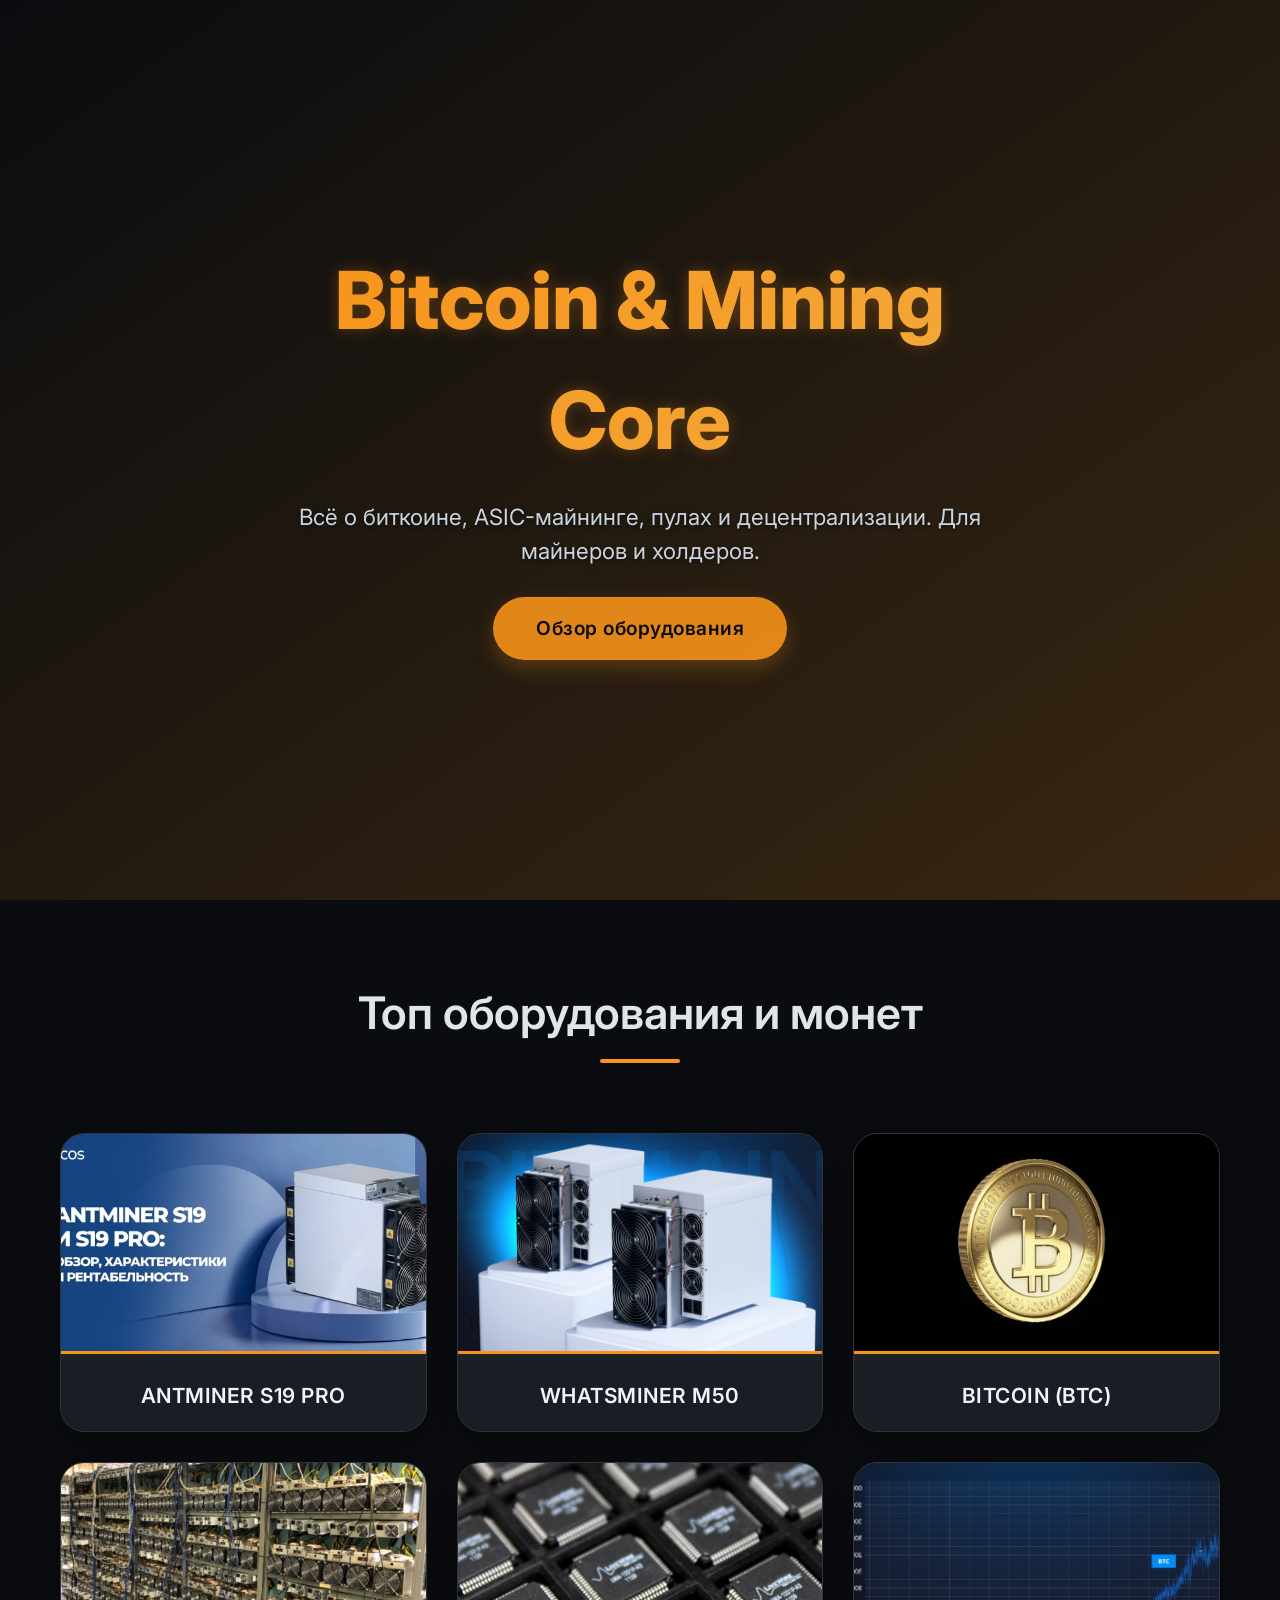
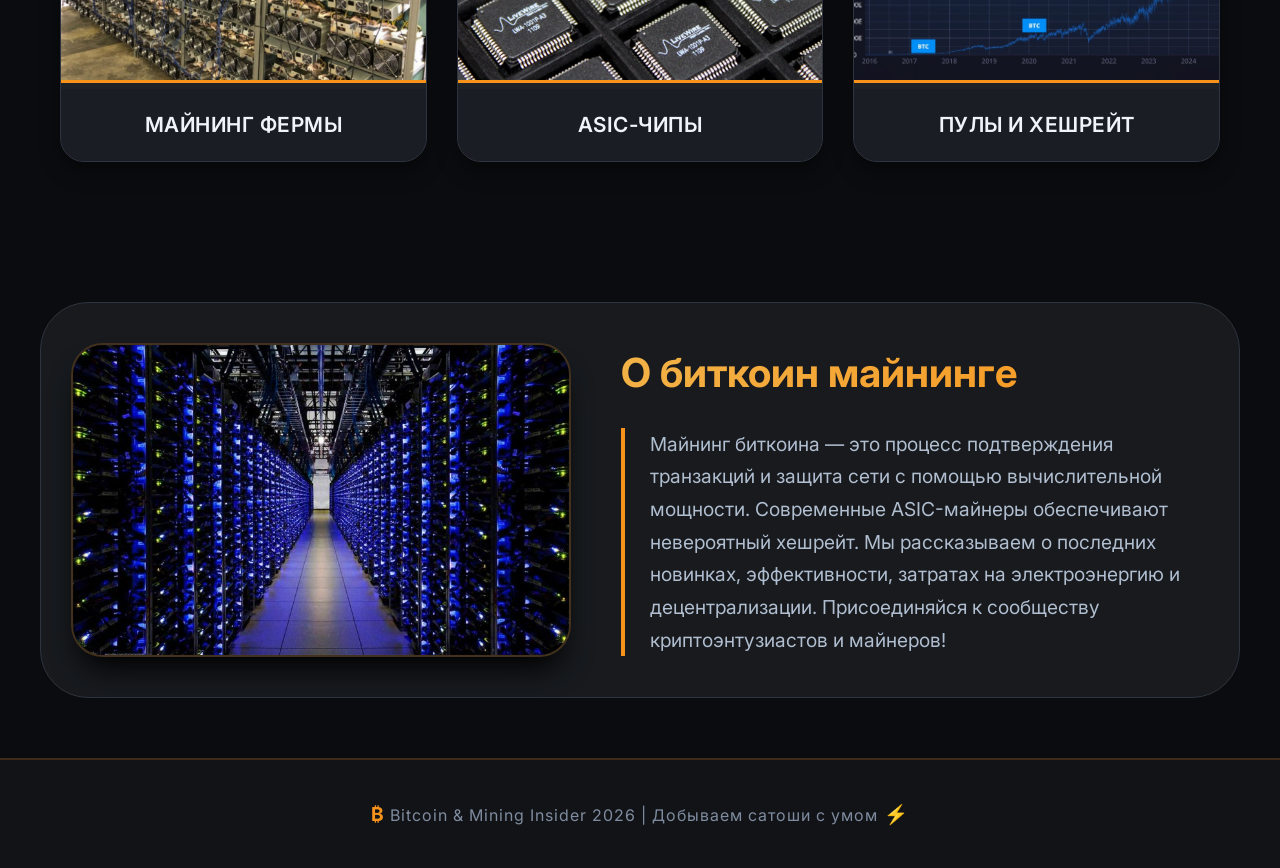
<file: index.html>
<!DOCTYPE html>
<html lang="ru">
<head>
    <meta charset="UTF-8">
    <meta name="viewport" content="width=device-width, initial-scale=1.0">
    <title>Bitcoin & Mining Insider</title>
    <link rel="preconnect" href="https://fonts.googleapis.com">
    <link rel="preconnect" href="https://fonts.gstatic.com" crossorigin>
    <link href="https://fonts.googleapis.com/css2?family=Inter:ital,opsz,wght@0,14..32,100..900;1,14..32,100..900&display=swap" rel="stylesheet">
    <!-- Встроенные стили (адаптированы под тему биткоина) -->
    <style>
        * {
            margin: 0;
            padding: 0;
            box-sizing: border-box;
        }

        body {
            font-family: 'Inter', sans-serif;
            background-color: #0a0c0f;  /* тёмный, почти чёрный фон */
            color: #e0e5ec;
            line-height: 1.5;
        }

        /* Hero секция – биткоин-майнинг атмосфера */
        .hero {
            background: url('https://images.unsplash.com/photo-1621501030230-73c7abe8f1e8?q=80&w=2070&auto=format&fit=crop') center/cover no-repeat;
            min-height: 100vh;
            display: flex;
            align-items: center;
            justify-content: center;
            text-align: center;
            position: relative;
            isolation: isolate;
        }

        .hero::before {
            content: "";
            position: absolute;
            inset: 0;
            background: linear-gradient(145deg, rgba(10, 12, 15, 0.85) 0%, rgba(247, 147, 26, 0.2) 100%);
            z-index: -1;
        }

        .hero-content {
            max-width: 800px;
            padding: 0 20px;
            position: relative;
            z-index: 2;
        }

        .hero h1 {
            font-size: clamp(2.5rem, 8vw, 5rem);
            font-weight: 800;
            background: linear-gradient(135deg, #f7931a, #f2b348);
            -webkit-background-clip: text;
            -webkit-text-fill-color: transparent;
            background-clip: text;
            text-shadow: 0 0 15px rgba(247, 147, 26, 0.3);
            margin-bottom: 20px;
        }

        .hero p {
            font-size: clamp(1rem, 3vw, 1.4rem);
            color: #cbd5e1;
            margin: 20px 0 30px;
            text-shadow: 0 2px 4px rgba(0,0,0,0.5);
        }

        .hero-btn {
            display: inline-block;
            background: rgba(247, 147, 26, 0.9);
            backdrop-filter: blur(4px);
            padding: 16px 42px;
            border-radius: 40px;
            font-weight: 600;
            font-size: 1.2rem;
            color: #0a0c0f;
            text-decoration: none;
            letter-spacing: 0.5px;
            border: 1px solid rgba(247, 147, 26, 0.3);
            box-shadow: 0 8px 20px rgba(247, 147, 26, 0.25);
            transition: all 0.3s ease;
        }

        .hero-btn:hover {
            background: #f7931a;
            transform: translateY(-3px);
            box-shadow: 0 16px 30px rgba(247, 147, 26, 0.4);
            border-color: #f7b731;
        }

        /* Секция популярное оборудование / монеты */
        .hardware {
            padding: 80px 20px;
            max-width: 1200px;
            margin: 0 auto;
            text-align: center;
        }

        .hardware h2 {
            font-size: 2.8rem;
            font-weight: 600;
            margin-bottom: 20px;
            position: relative;
            display: inline-block;
        }

        .hardware h2::after {
            content: '';
            display: block;
            width: 80px;
            height: 4px;
            background: #f7931a;
            margin: 12px auto 0;
            border-radius: 4px;
        }

        .hardware-grid {
            display: grid;
            grid-template-columns: repeat(auto-fit, minmax(280px, 1fr));
            gap: 30px;
            margin-top: 50px;
        }

        .hardware-card {
            background: #1e2126;
            border-radius: 24px;
            overflow: hidden;
            border: 1px solid #2f3540;
            transition: transform 0.3s, border-color 0.3s, box-shadow 0.3s;
            box-shadow: 0 10px 20px rgba(0,0,0,0.4);
        }

        .hardware-card:hover {
            transform: translateY(-8px) scale(1.02);
            border-color: #f7931a;
            box-shadow: 0 20px 30px rgba(247, 147, 26, 0.15);
        }

        .hardware-card img {
            width: 100%;
            height: 220px;
            object-fit: cover;
            border-bottom: 3px solid #f7931a;
            transition: filter 0.4s;
        }

        .hardware-card:hover img {
            filter: brightness(1.1) contrast(1.1);
        }

        .hardware-card p {
            padding: 20px 15px;
            font-weight: 600;
            font-size: 1.3rem;
            color: #f0f4fa;
            background: #1a1d23;
            text-transform: uppercase;
            letter-spacing: 0.5px;
        }

        /* Секция "О биткоин майнинге" (аналог about) */
        .mining-about {
            display: flex;
            flex-wrap: wrap;
            gap: 50px;
            align-items: center;
            max-width: 1200px;
            margin: 60px auto;
            padding: 40px 30px;
            background: rgba(30, 33, 38, 0.7);
            border-radius: 48px;
            backdrop-filter: blur(2px);
            border: 1px solid #2f3540;
        }

        .mining-about img {
            flex: 1 1 350px;
            width: 100%;
            max-width: 500px;
            border-radius: 32px;
            box-shadow: 0 20px 30px -10px black;
            border: 2px solid #f7931a30;
            transition: transform 0.4s;
        }

        .mining-about img:hover {
            transform: scale(1.02);
        }

        .about-content {
            flex: 1 1 350px;
        }

        .about-content h2 {
            font-size: 2.5rem;
            font-weight: 700;
            background: linear-gradient(135deg, #f2b348, #f7931a);
            -webkit-background-clip: text;
            -webkit-text-fill-color: transparent;
            background-clip: text;
            margin-bottom: 25px;
        }

        .about-content p {
            font-size: 1.2rem;
            color: #b0bed0;
            line-height: 1.7;
            border-left: 4px solid #f7931a;
            padding-left: 25px;
        }

        /* Футер с крипто-акцентом */
        footer {
            background: #111317;
            padding: 40px 20px;
            text-align: center;
            border-top: 2px solid #f7931a30;
            margin-top: 60px;
        }

        footer p {
            font-size: 1rem;
            color: #7f8c9f;
            letter-spacing: 1px;
        }

        footer p::before {
            content: "₿ ";
            font-size: 1.2rem;
            color: #f7931a;
            font-weight: 700;
        }

        footer p::after {
            content: " ⚡";
            font-size: 1.2rem;
            color: #f7931a;
        }

        /* Адаптивность */
        @media (max-width: 768px) {
            .hardware h2 {
                font-size: 2.2rem;
            }
            .mining-about {
                flex-direction: column;
                text-align: center;
                padding: 30px 20px;
            }
            .about-content p {
                border-left: none;
                padding-left: 0;
                border-top: 4px solid #f7931a;
                padding-top: 20px;
            }
            .hero h1 {
                font-size: 3rem;
            }
        }

        @media (max-width: 480px) {
            .hardware-grid {
                grid-template-columns: 1fr;
            }
        }
    </style>
</head>
<body>
    <!-- Герой секция — биткоин и майнинг -->
    <section class="hero">
        <div class="hero-content">
            <h1>Bitcoin & Mining Core</h1>
            <p>Всё о биткоине, ASIC-майнинге, пулах и децентрализации. Для майнеров и холдеров.</p>
            <a href="#hardware" class="hero-btn">Обзор оборудования</a>
        </div>
    </section>

    <!-- Секция популярного оборудования / монет (аналог games) -->
    <section id="hardware" class="hardware">
        <h2>Топ оборудования и монет</h2>
        <div class="hardware-grid">
            <div class="hardware-card">
                <!-- изображение ASIC-майнера (Unsplash) -->
                <img src="imggg/6.jpg" alt="Antminer S19">
                <p>Antminer S19 Pro</p>
            </div>
            <div class="hardware-card">
                <img src="imggg/5.jpg" alt="Whatsminer M50">
                <p>Whatsminer M50</p>
            </div>
            <div class="hardware-card">
                <img src="imggg/1.webp" alt="Bitcoin representation">
                <p>Bitcoin (BTC)</p>
            </div>
            <div class="hardware-card">
                <img src="imggg/4.jpg" alt="Mining farm">
                <p>Майнинг фермы</p>
            </div>
            <div class="hardware-card">
                <img src="imggg/3.jpg" alt="ASIC chips">
                <p>ASIC-чипы</p>
            </div>
            <div class="hardware-card">
                <img src="imggg/2.jpg" alt="Mining pool dashboard">
                <p>Пулы и хешрейт</p>
            </div>
        </div>
    </section>

    <!-- Секция "О проекте" (про биткоин-майнинг) -->
    <section class="mining-about">
        <!-- вместо imggg/game7 используем изображение с биткоин-тематикой -->
        <img src="imggg/11.jpg" alt="Bitcoin mining rig">
        <div class="about-content">
            <h2>О биткоин майнинге</h2>
            <p>Майнинг биткоина — это процесс подтверждения транзакций и защита сети с помощью вычислительной мощности. Современные ASIC-майнеры обеспечивают невероятный хешрейт. Мы рассказываем о последних новинках, эффективности, затратах на электроэнергию и децентрализации. Присоединяйся к сообществу криптоэнтузиастов и майнеров!</p>
        </div>
    </section>

    <!-- Футер с хештегом биткоина -->
    <footer>
        <p>Bitcoin & Mining Insider 2026 | Добываем сатоши с умом</p>
    </footer>
</body>
</html>
</file>
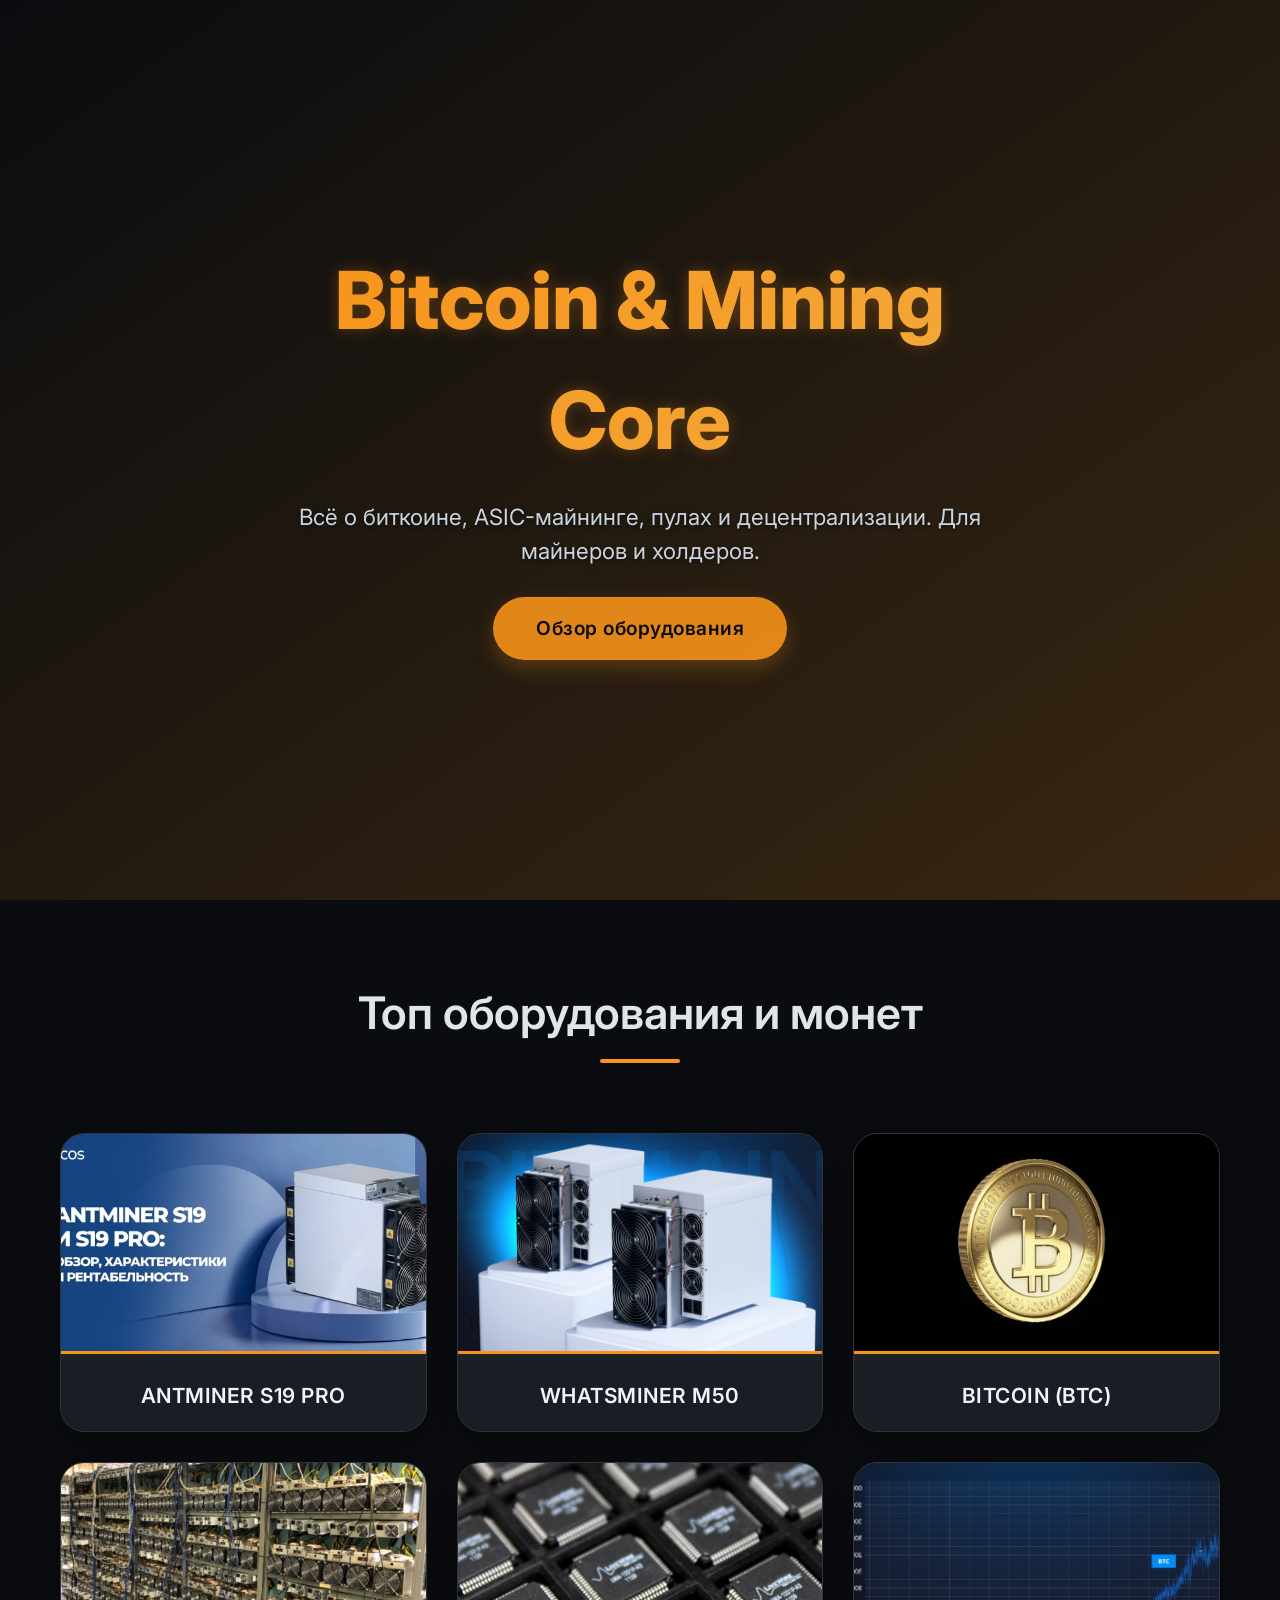
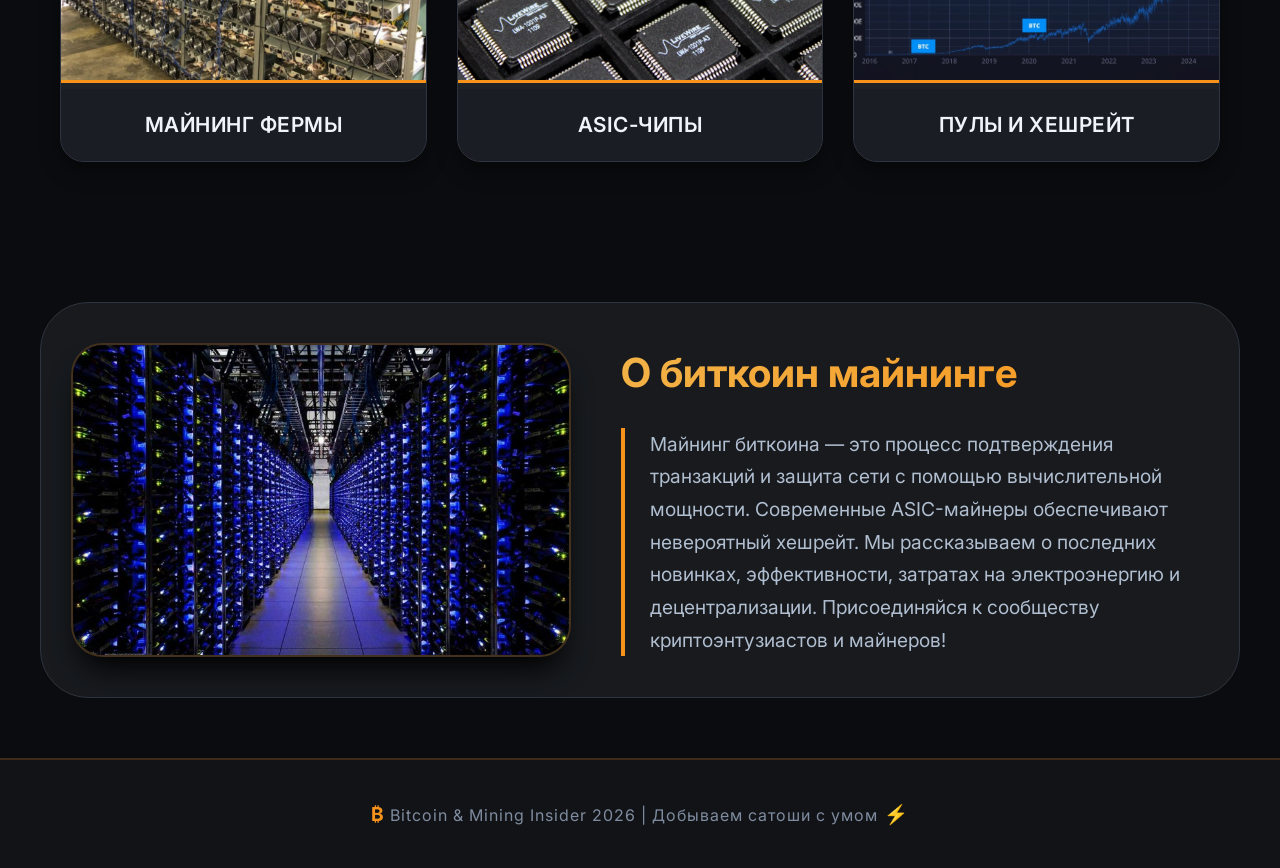
<file: 1.html>
<!DOCTYPE html>
<html lang="ru">
<head>
    <meta charset="UTF-8">
    <meta name="viewport" content="width=device-width, initial-scale=1.0">
    <title>Bitcoin & Mining Insider</title>
    <link rel="preconnect" href="https://fonts.googleapis.com">
    <link rel="preconnect" href="https://fonts.gstatic.com" crossorigin>
    <link href="https://fonts.googleapis.com/css2?family=Inter:ital,opsz,wght@0,14..32,100..900;1,14..32,100..900&display=swap" rel="stylesheet">
    <!-- Встроенные стили (адаптированы под тему биткоина) -->
    <style>
        * {
            margin: 0;
            padding: 0;
            box-sizing: border-box;
        }

        body {
            font-family: 'Inter', sans-serif;
            background-color: #0a0c0f;  /* тёмный, почти чёрный фон */
            color: #e0e5ec;
            line-height: 1.5;
        }

        /* Hero секция – биткоин-майнинг атмосфера */
        .hero {
            background: url('https://images.unsplash.com/photo-1621501030230-73c7abe8f1e8?q=80&w=2070&auto=format&fit=crop') center/cover no-repeat;
            min-height: 100vh;
            display: flex;
            align-items: center;
            justify-content: center;
            text-align: center;
            position: relative;
            isolation: isolate;
        }

        .hero::before {
            content: "";
            position: absolute;
            inset: 0;
            background: linear-gradient(145deg, rgba(10, 12, 15, 0.85) 0%, rgba(247, 147, 26, 0.2) 100%);
            z-index: -1;
        }

        .hero-content {
            max-width: 800px;
            padding: 0 20px;
            position: relative;
            z-index: 2;
        }

        .hero h1 {
            font-size: clamp(2.5rem, 8vw, 5rem);
            font-weight: 800;
            background: linear-gradient(135deg, #f7931a, #f2b348);
            -webkit-background-clip: text;
            -webkit-text-fill-color: transparent;
            background-clip: text;
            text-shadow: 0 0 15px rgba(247, 147, 26, 0.3);
            margin-bottom: 20px;
        }

        .hero p {
            font-size: clamp(1rem, 3vw, 1.4rem);
            color: #cbd5e1;
            margin: 20px 0 30px;
            text-shadow: 0 2px 4px rgba(0,0,0,0.5);
        }

        .hero-btn {
            display: inline-block;
            background: rgba(247, 147, 26, 0.9);
            backdrop-filter: blur(4px);
            padding: 16px 42px;
            border-radius: 40px;
            font-weight: 600;
            font-size: 1.2rem;
            color: #0a0c0f;
            text-decoration: none;
            letter-spacing: 0.5px;
            border: 1px solid rgba(247, 147, 26, 0.3);
            box-shadow: 0 8px 20px rgba(247, 147, 26, 0.25);
            transition: all 0.3s ease;
        }

        .hero-btn:hover {
            background: #f7931a;
            transform: translateY(-3px);
            box-shadow: 0 16px 30px rgba(247, 147, 26, 0.4);
            border-color: #f7b731;
        }

        /* Секция популярное оборудование / монеты */
        .hardware {
            padding: 80px 20px;
            max-width: 1200px;
            margin: 0 auto;
            text-align: center;
        }

        .hardware h2 {
            font-size: 2.8rem;
            font-weight: 600;
            margin-bottom: 20px;
            position: relative;
            display: inline-block;
        }

        .hardware h2::after {
            content: '';
            display: block;
            width: 80px;
            height: 4px;
            background: #f7931a;
            margin: 12px auto 0;
            border-radius: 4px;
        }

        .hardware-grid {
            display: grid;
            grid-template-columns: repeat(auto-fit, minmax(280px, 1fr));
            gap: 30px;
            margin-top: 50px;
        }

        .hardware-card {
            background: #1e2126;
            border-radius: 24px;
            overflow: hidden;
            border: 1px solid #2f3540;
            transition: transform 0.3s, border-color 0.3s, box-shadow 0.3s;
            box-shadow: 0 10px 20px rgba(0,0,0,0.4);
        }

        .hardware-card:hover {
            transform: translateY(-8px) scale(1.02);
            border-color: #f7931a;
            box-shadow: 0 20px 30px rgba(247, 147, 26, 0.15);
        }

        .hardware-card img {
            width: 100%;
            height: 220px;
            object-fit: cover;
            border-bottom: 3px solid #f7931a;
            transition: filter 0.4s;
        }

        .hardware-card:hover img {
            filter: brightness(1.1) contrast(1.1);
        }

        .hardware-card p {
            padding: 20px 15px;
            font-weight: 600;
            font-size: 1.3rem;
            color: #f0f4fa;
            background: #1a1d23;
            text-transform: uppercase;
            letter-spacing: 0.5px;
        }

        /* Секция "О биткоин майнинге" (аналог about) */
        .mining-about {
            display: flex;
            flex-wrap: wrap;
            gap: 50px;
            align-items: center;
            max-width: 1200px;
            margin: 60px auto;
            padding: 40px 30px;
            background: rgba(30, 33, 38, 0.7);
            border-radius: 48px;
            backdrop-filter: blur(2px);
            border: 1px solid #2f3540;
        }

        .mining-about img {
            flex: 1 1 350px;
            width: 100%;
            max-width: 500px;
            border-radius: 32px;
            box-shadow: 0 20px 30px -10px black;
            border: 2px solid #f7931a30;
            transition: transform 0.4s;
        }

        .mining-about img:hover {
            transform: scale(1.02);
        }

        .about-content {
            flex: 1 1 350px;
        }

        .about-content h2 {
            font-size: 2.5rem;
            font-weight: 700;
            background: linear-gradient(135deg, #f2b348, #f7931a);
            -webkit-background-clip: text;
            -webkit-text-fill-color: transparent;
            background-clip: text;
            margin-bottom: 25px;
        }

        .about-content p {
            font-size: 1.2rem;
            color: #b0bed0;
            line-height: 1.7;
            border-left: 4px solid #f7931a;
            padding-left: 25px;
        }

        /* Футер с крипто-акцентом */
        footer {
            background: #111317;
            padding: 40px 20px;
            text-align: center;
            border-top: 2px solid #f7931a30;
            margin-top: 60px;
        }

        footer p {
            font-size: 1rem;
            color: #7f8c9f;
            letter-spacing: 1px;
        }

        footer p::before {
            content: "₿ ";
            font-size: 1.2rem;
            color: #f7931a;
            font-weight: 700;
        }

        footer p::after {
            content: " ⚡";
            font-size: 1.2rem;
            color: #f7931a;
        }

        /* Адаптивность */
        @media (max-width: 768px) {
            .hardware h2 {
                font-size: 2.2rem;
            }
            .mining-about {
                flex-direction: column;
                text-align: center;
                padding: 30px 20px;
            }
            .about-content p {
                border-left: none;
                padding-left: 0;
                border-top: 4px solid #f7931a;
                padding-top: 20px;
            }
            .hero h1 {
                font-size: 3rem;
            }
        }

        @media (max-width: 480px) {
            .hardware-grid {
                grid-template-columns: 1fr;
            }
        }
    </style>
</head>
<body>
    <!-- Герой секция — биткоин и майнинг -->
    <section class="hero">
        <div class="hero-content">
            <h1>Bitcoin & Mining Core</h1>
            <p>Всё о биткоине, ASIC-майнинге, пулах и децентрализации. Для майнеров и холдеров.</p>
            <a href="#hardware" class="hero-btn">Обзор оборудования</a>
        </div>
    </section>

    <!-- Секция популярного оборудования / монет (аналог games) -->
    <section id="hardware" class="hardware">
        <h2>Топ оборудования и монет</h2>
        <div class="hardware-grid">
            <div class="hardware-card">
                <!-- изображение ASIC-майнера (Unsplash) -->
                <img src="imggg/6.jpg" alt="Antminer S19">
                <p>Antminer S19 Pro</p>
            </div>
            <div class="hardware-card">
                <img src="imggg/5.jpg" alt="Whatsminer M50">
                <p>Whatsminer M50</p>
            </div>
            <div class="hardware-card">
                <img src="imggg/1.webp" alt="Bitcoin representation">
                <p>Bitcoin (BTC)</p>
            </div>
            <div class="hardware-card">
                <img src="imggg/4.jpg" alt="Mining farm">
                <p>Майнинг фермы</p>
            </div>
            <div class="hardware-card">
                <img src="imggg/3.jpg" alt="ASIC chips">
                <p>ASIC-чипы</p>
            </div>
            <div class="hardware-card">
                <img src="imggg/2.jpg" alt="Mining pool dashboard">
                <p>Пулы и хешрейт</p>
            </div>
        </div>
    </section>

    <!-- Секция "О проекте" (про биткоин-майнинг) -->
    <section class="mining-about">
        <!-- вместо imggg/game7 используем изображение с биткоин-тематикой -->
        <img src="imggg/11.jpg" alt="Bitcoin mining rig">
        <div class="about-content">
            <h2>О биткоин майнинге</h2>
            <p>Майнинг биткоина — это процесс подтверждения транзакций и защита сети с помощью вычислительной мощности. Современные ASIC-майнеры обеспечивают невероятный хешрейт. Мы рассказываем о последних новинках, эффективности, затратах на электроэнергию и децентрализации. Присоединяйся к сообществу криптоэнтузиастов и майнеров!</p>
        </div>
    </section>

    <!-- Футер с хештегом биткоина -->
    <footer>
        <p>Bitcoin & Mining Insider 2026 | Добываем сатоши с умом</p>
    </footer>
</body>
</html>
</file>
